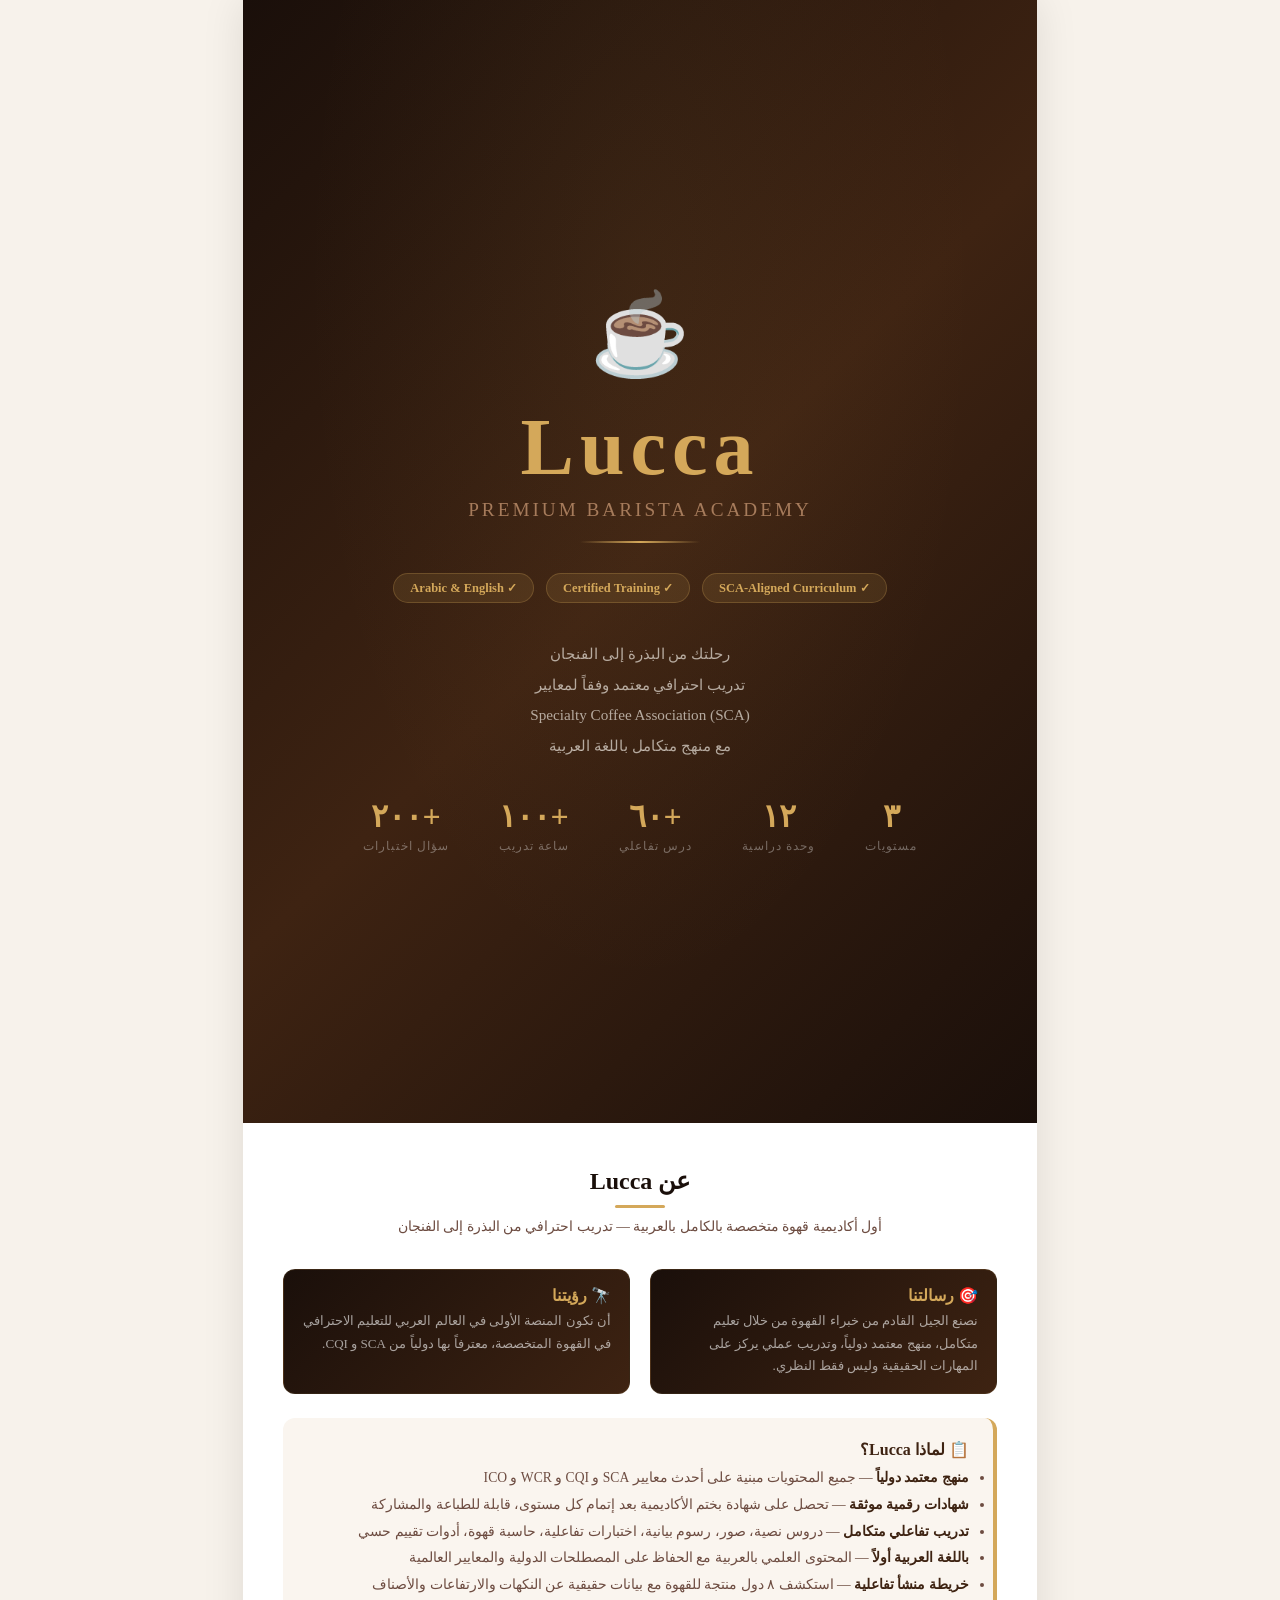
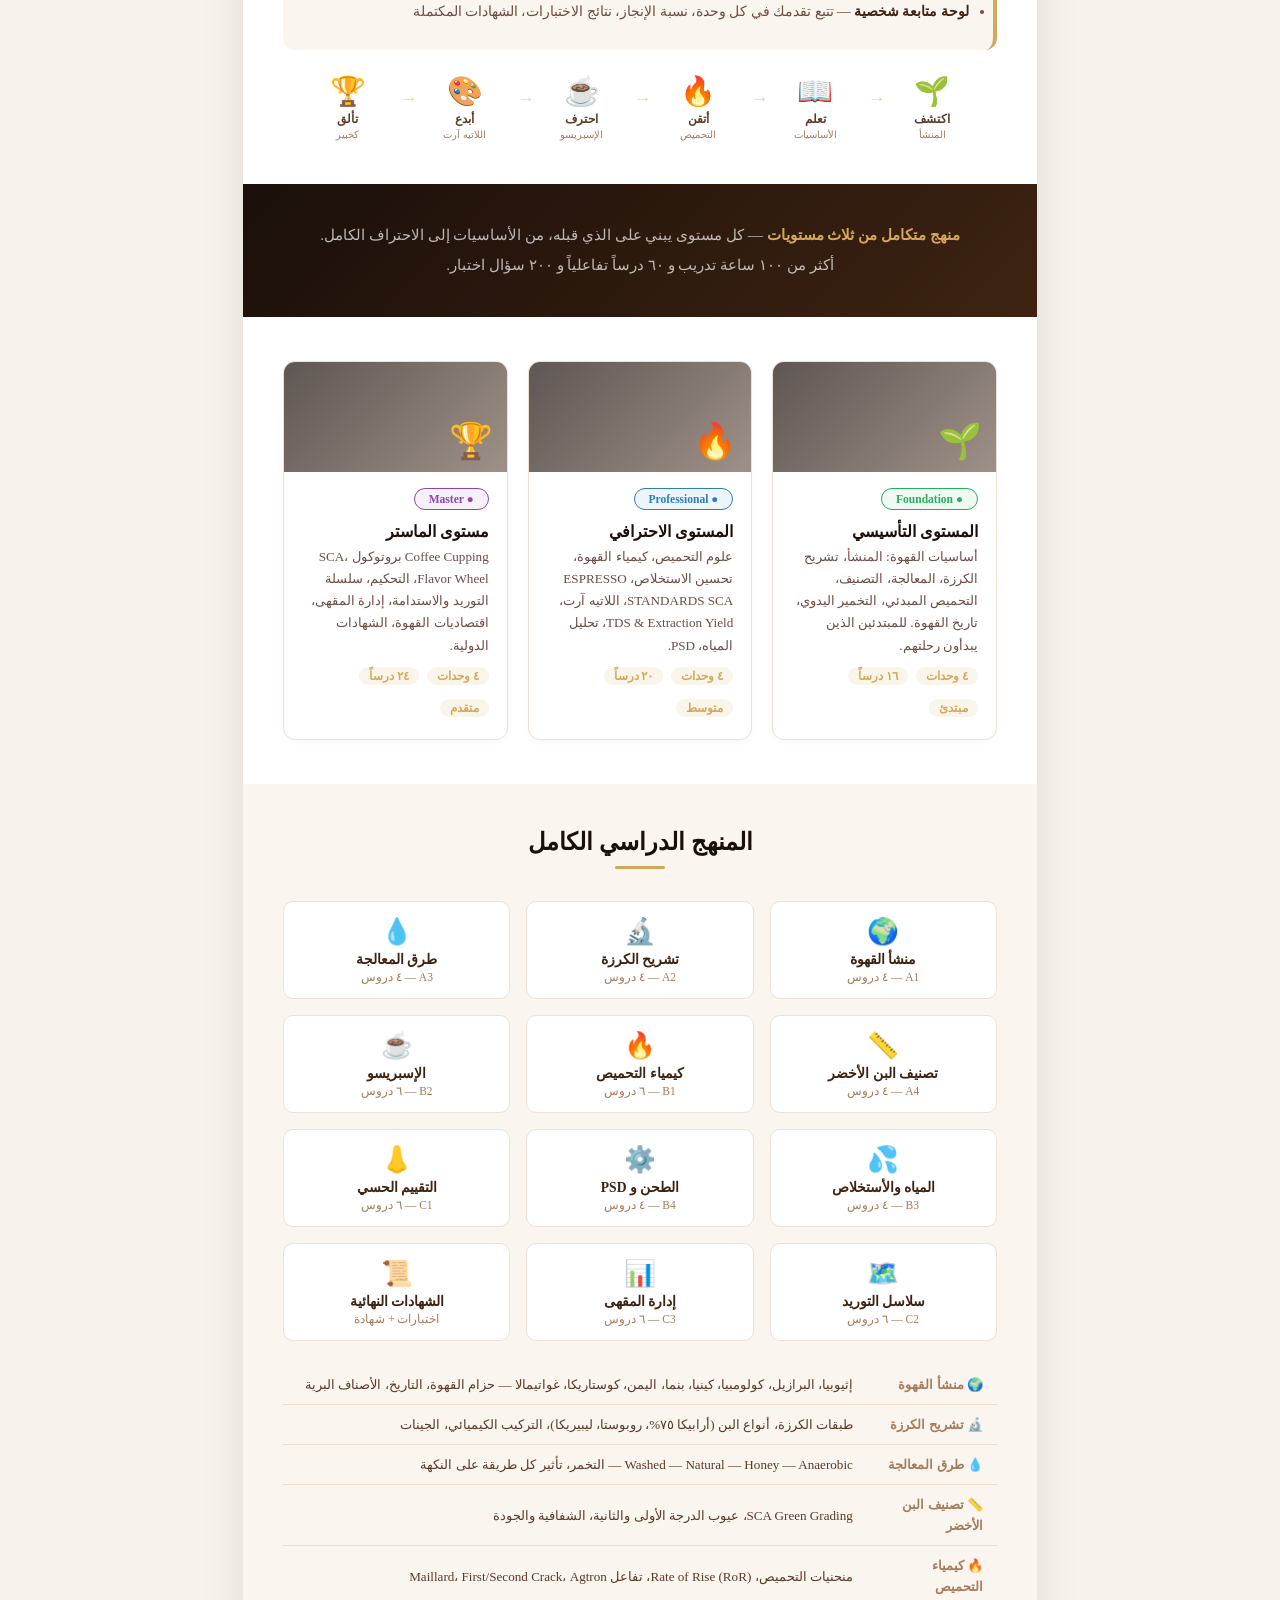
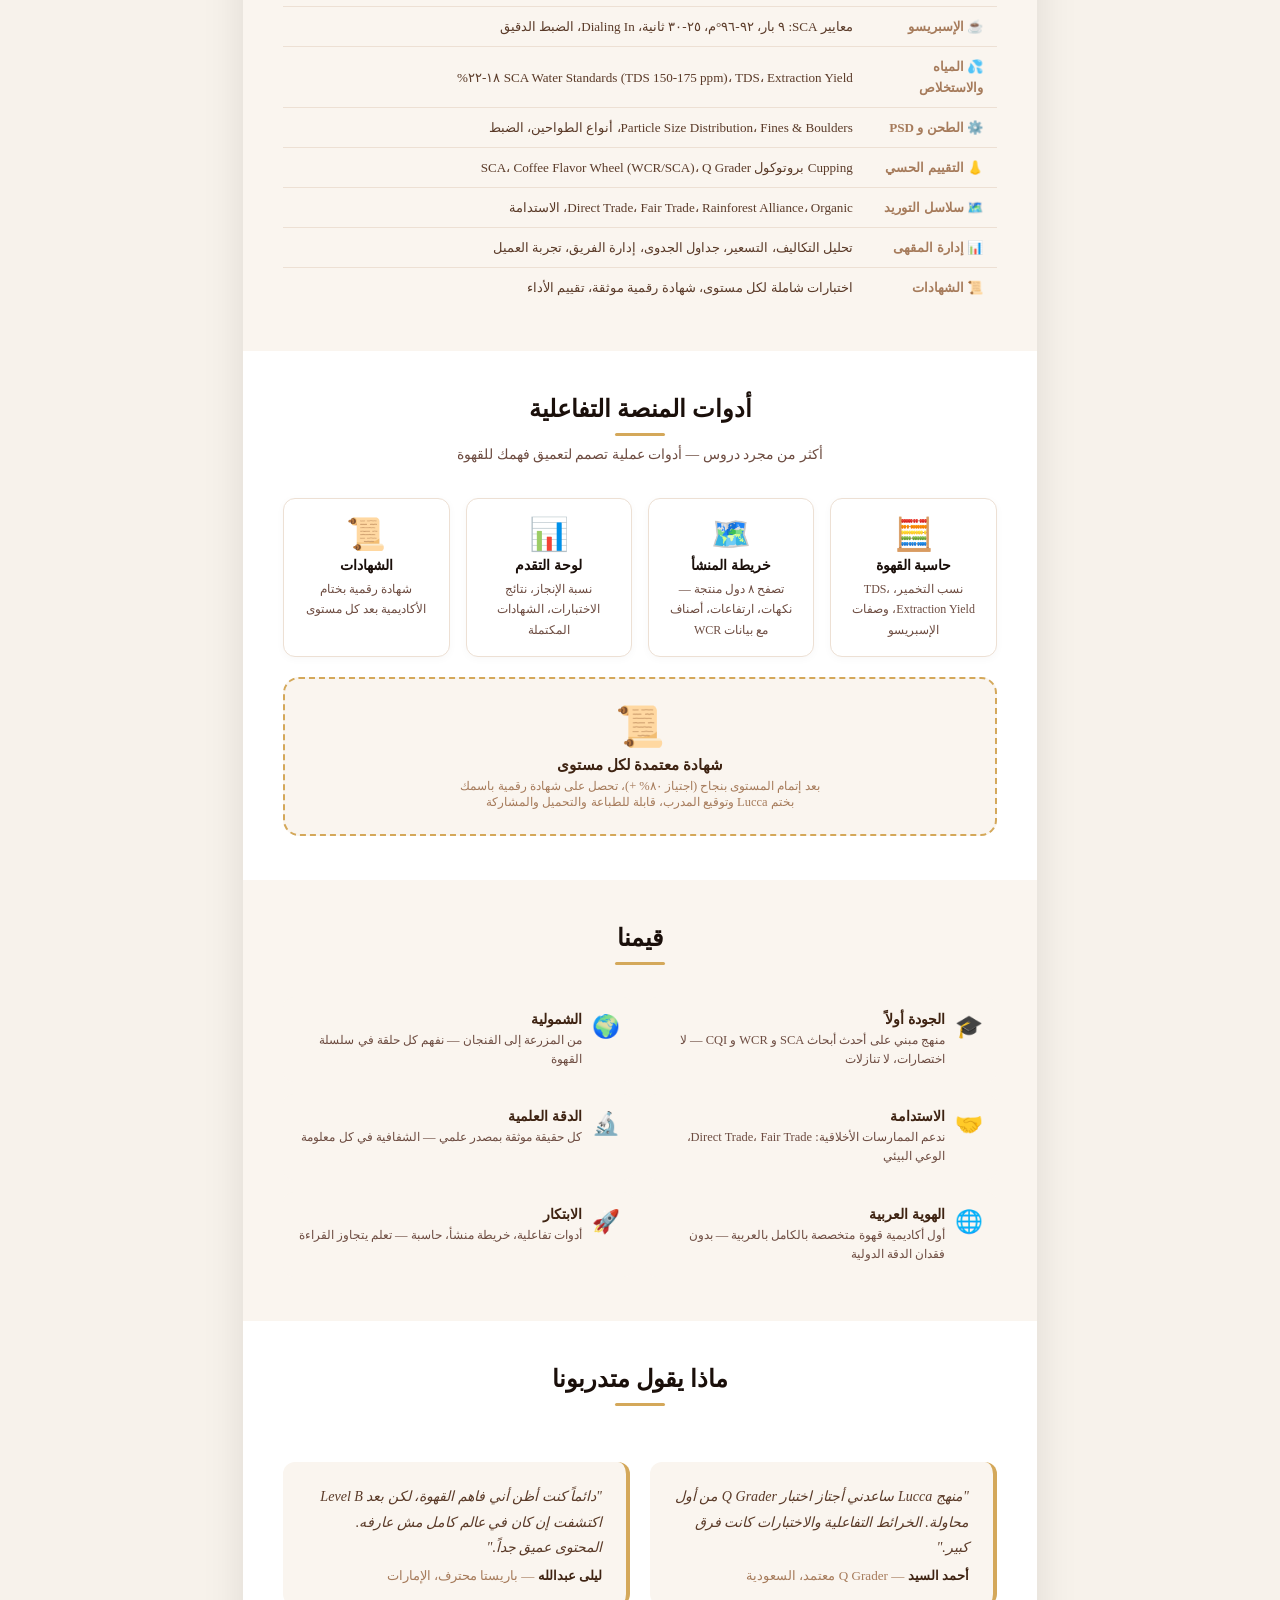
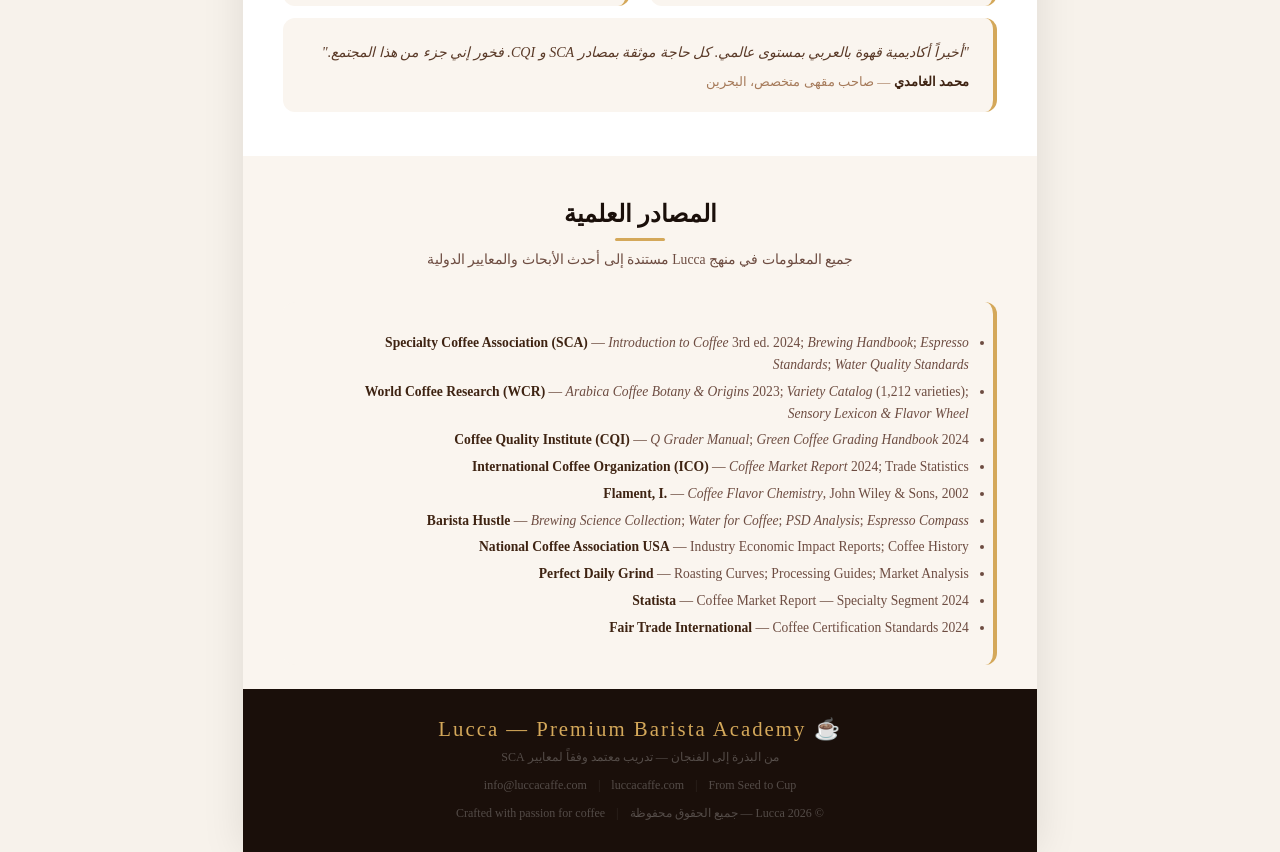
<file: brochure.html>
<!DOCTYPE html>
<html lang="ar" dir="rtl">
<head>
<meta charset="UTF-8">
<meta name="viewport" content="width=device-width, initial-scale=1.0">
<title>Lucca — البروشور التعريفي</title>
<style>
*{margin:0;padding:0;box-sizing:border-box}
body{font-family:'Amiri',Georgia,'Traditional Arabic',serif;background:#f7f2eb;color:#1a0f0a;padding:0;min-height:100vh}
.page{max-width:210mm;margin:0 auto;background:white;box-shadow:0 0 40px rgba(0,0,0,.1);position:relative;overflow:hidden}

/* Cover */
.cover{background:linear-gradient(135deg,#1a0f0a 0%,#3e2312 50%,#1a0f0a 100%);padding:70px 44px 50px;text-align:center;position:relative;overflow:hidden;min-height:297mm;display:flex;flex-direction:column;justify-content:center}
.cover::before{content:'';position:absolute;inset:0;background:radial-gradient(ellipse at 50% 25%,rgba(212,168,90,.06) 0%,transparent 60%);pointer-events:none}
.cover .emblem{font-size:5rem;margin-bottom:20px;position:relative}
.cover h1{color:#d4a85a;font-size:5rem;font-weight:700;letter-spacing:6px;margin-bottom:6px;position:relative;font-family:Georgia,'Times New Roman',serif}
.cover .subtitle{color:#a67b5b;font-size:1.2rem;letter-spacing:3px;margin-bottom:20px;position:relative;text-transform:uppercase}
.cover .divider{width:120px;height:2px;background:linear-gradient(90deg,transparent,#d4a85a,transparent);margin:0 auto 30px;position:relative}
.cover .tagline{color:rgba(247,242,235,.65);font-size:.95rem;line-height:2;max-width:440px;margin:0 auto 36px;position:relative}
.cover .badge-row{display:flex;justify-content:center;gap:12px;margin-bottom:36px;position:relative}
.cover .badge{display:inline-flex;align-items:center;gap:6px;background:rgba(212,168,90,.12);border:1px solid rgba(212,168,90,.25);padding:6px 16px;border-radius:20px;color:#d4a85a;font-size:.78rem;font-weight:600}
.cover .stats-row{display:flex;justify-content:center;gap:50px;position:relative;flex-wrap:wrap}
.cover .stat-item{text-align:center}
.cover .stat-item .num{color:#d4a85a;font-size:2rem;font-weight:700}
.cover .stat-item .lbl{color:rgba(255,255,255,.35);font-size:.75rem;margin-top:4px;letter-spacing:1px}

/* Section */
.section{padding:44px 40px}
.section-title{text-align:center;margin-bottom:32px}
.section-title h2{color:#1a0f0a;font-size:1.5rem;font-weight:700}
.section-title .bar{width:50px;height:3px;background:#d4a85a;margin:10px auto 8px;border-radius:2px}
.section-title p{color:#6d4c41;font-size:.85rem;max-width:520px;margin:0 auto;line-height:1.6}

/* Grid */
.grid-2{display:grid;grid-template-columns:1fr 1fr;gap:20px}
.grid-3{display:grid;grid-template-columns:1fr 1fr 1fr;gap:20px}
.grid-4{display:grid;grid-template-columns:1fr 1fr 1fr 1fr;gap:16px}

/* Cards */
.card{border-radius:12px;overflow:hidden;border:1px solid #ede0d4;transition:.3s}
.card-dark{background:linear-gradient(135deg,#1a0f0a,#3e2312);color:white;border-color:rgba(212,168,90,.12)}
.card-light{background:white;border-color:#ede0d4;box-shadow:0 2px 8px rgba(0,0,0,.03)}
.card .card-img{height:110px;background-size:cover;background-position:center;position:relative}
.card .card-img .ov{position:absolute;inset:0;background:linear-gradient(135deg,rgba(26,15,10,.7),rgba(62,35,18,.5))}
.card .card-img .ic{position:absolute;bottom:10px;right:14px;font-size:2.2rem}
.card .card-body{padding:16px 18px}
.card .card-body h3{font-size:1rem;margin-bottom:5px}
.card .card-body h3.gold{color:#d4a85a}
.card .card-body p{font-size:.82rem;line-height:1.7;color:#6d4c41}
.card .card-body p.light{color:rgba(255,255,255,.6)}
.card .card-body .tag{display:inline-block;background:rgba(212,168,90,.12);color:#d4a85a;padding:2px 10px;border-radius:10px;font-size:.72rem;margin-bottom:6px;font-weight:600}

/* Level badges */
.level-badge{display:inline-flex;align-items:center;gap:6px;padding:4px 14px;border-radius:20px;font-size:.72rem;font-weight:700;margin-bottom:6px}
.lb-f{background:rgba(39,174,96,.08);border:1px solid #27ae60;color:#27ae60}
.lb-p{background:rgba(41,128,185,.08);border:1px solid #2980b9;color:#2980b9}
.lb-m{background:rgba(142,68,173,.08);border:1px solid #8e44ad;color:#8e44ad}

/* Info box */
.info-box{background:#faf5ef;border-radius:12px;padding:22px 24px;margin-top:24px;border-right:4px solid #d4a85a}
.info-box h3{color:#3e2312;font-size:1rem;margin-bottom:8px}
.info-box p{color:#6d4c41;font-size:.85rem;line-height:1.8}
.info-box ul{margin:8px 0 0 20px}
.info-box ul li{color:#6d4c41;font-size:.85rem;margin-bottom:5px;line-height:1.6}
.info-box ul li strong{color:#3e2312}

/* Highlight bar */
.highlight{background:linear-gradient(135deg,#1a0f0a,#3e2312);padding:36px 40px;text-align:center}
.highlight p{color:rgba(255,255,255,.7);font-size:.95rem;line-height:2;max-width:650px;margin:0 auto}
.highlight strong{color:#d4a85a}

/* Table */
.qi{width:100%;border-collapse:collapse;margin-top:12px}
.qi td{padding:9px 14px;border-bottom:1px solid #ede0d4;font-size:.82rem;color:#5a3a28;line-height:1.6}
.qi td:first-child{color:#a67b5b;width:130px;font-weight:600}
.qi tr:last-child td{border-bottom:none}

/* Values */
.v-list{display:grid;grid-template-columns:1fr 1fr;gap:12px;margin-top:16px}
.v-item{display:flex;align-items:flex-start;gap:10px;padding:14px;background:#faf5ef;border-radius:10px}
.v-item .v-ic{font-size:1.4rem;flex-shrink:0;margin-top:2px}
.v-item .v-t{font-size:.9rem;font-weight:600;color:#3e2312}
.v-item .v-d{font-size:.78rem;color:#6d4c41;margin-top:3px;line-height:1.5}

/* Testimonial */
.test-box{background:#faf5ef;border-radius:12px;padding:22px 24px;border-right:4px solid #d4a85a;margin-top:24px}
.test-box .t-text{font-size:.88rem;color:#5a3a28;line-height:1.8;font-style:italic}
.test-box .t-author{font-size:.82rem;color:#a67b5b;margin-top:8px;font-style:normal}
.test-box .t-author strong{color:#3e2312}

/* Module list */
.m-list{display:grid;grid-template-columns:1fr 1fr 1fr;gap:16px;margin-top:20px}
.m-item{border-radius:10px;padding:14px;text-align:center;border:1px solid #ede0d4;background:white}
.m-item .m-ic{font-size:1.6rem;margin-bottom:4px}
.m-item .m-t{font-size:.85rem;font-weight:600;color:#3e2312}
.m-item .m-l{font-size:.72rem;color:#a67b5b;margin-top:2px}

/* Journey */
.journey{display:flex;align-items:flex-start;justify-content:space-between;gap:8px;margin-top:24px;padding:0 10px}
.j-step{flex:1;text-align:center;position:relative}
.j-step::after{content:'→';position:absolute;left:-10px;top:14px;color:#d4a85a;font-size:1.1rem;opacity:.5}
.j-step:last-child::after{display:none}
.j-step .j-ic{font-size:1.8rem;margin-bottom:4px}
.j-step .j-t{font-size:.72rem;color:#5a3a28;font-weight:600}
.j-step .j-d{font-size:.65rem;color:#a67b5b;margin-top:2px}

/* Footer */
.footer{background:#1a0f0a;padding:28px 40px;text-align:center}
.footer .fb-logo{font-size:1.3rem;color:#d4a85a;margin-bottom:6px;letter-spacing:2px}
.footer p{color:rgba(255,255,255,.25);font-size:.75rem;line-height:1.8}
.footer .sep{color:rgba(255,255,255,.1);margin:0 8px}

/* Full-width image strip */
.img-strip{width:100%;height:160px;background:linear-gradient(135deg,#1a0f0a,#3e2312);display:flex;align-items:center;justify-content:center;gap:20px;overflow:hidden}
.img-strip img{height:120px;width:auto;border-radius:8px;opacity:.85;transition:.3s}

/* Cert preview */
.cert-preview{background:#faf5ef;border:2px dashed #d4a85a;border-radius:16px;padding:24px;text-align:center;margin-top:20px}
.cert-preview .cp-icon{font-size:2.5rem;margin-bottom:6px}
.cert-preview .cp-t{color:#3e2312;font-size:.95rem;font-weight:600}
.cert-preview .cp-d{color:#a67b5b;font-size:.78rem;margin-top:4px}

/* Print */
@media print{body{background:white}.page{box-shadow:none;margin:0}.cover{min-height:100vh;page-break-after:always}.section{page-break-inside:avoid}.img-strip{page-break-inside:avoid}}
</style>
</head>
<body>

<div class="page">

<!-- ─── COVER ─── -->
<div class="cover">
  <div class="emblem">☕</div>
  <h1>Lucca</h1>
  <div class="subtitle">Premium Barista Academy</div>
  <div class="divider"></div>
  <div class="badge-row">
    <span class="badge">✓ SCA-Aligned Curriculum</span>
    <span class="badge">✓ Certified Training</span>
    <span class="badge">✓ Arabic &amp; English</span>
  </div>
  <div class="tagline">
    رحلتك من البذرة إلى الفنجان<br>
    تدريب احترافي معتمد وفقاً لمعايير<br>
    Specialty Coffee Association (SCA)<br>
    مع منهج متكامل باللغة العربية
  </div>
  <div class="stats-row">
    <div class="stat-item"><div class="num">٣</div><div class="lbl">مستويات</div></div>
    <div class="stat-item"><div class="num">١٢</div><div class="lbl">وحدة دراسية</div></div>
    <div class="stat-item"><div class="num">+٦٠</div><div class="lbl">درس تفاعلي</div></div>
    <div class="stat-item"><div class="num">+١٠٠</div><div class="lbl">ساعة تدريب</div></div>
    <div class="stat-item"><div class="num">+٢٠٠</div><div class="lbl">سؤال اختبارات</div></div>
  </div>
</div>

<!-- ─── ABOUT ─── -->
<div class="section">
  <div class="section-title">
    <h2>عن Lucca</h2>
    <div class="bar"></div>
    <p>أول أكاديمية قهوة متخصصة بالكامل بالعربية — تدريب احترافي من البذرة إلى الفنجان</p>
  </div>

  <div class="grid-2">
    <div class="card card-dark">
      <div class="card-body">
        <h3 class="gold">🎯 رسالتنا</h3>
        <p class="light">نصنع الجيل القادم من خبراء القهوة من خلال تعليم متكامل، منهج معتمد دولياً، وتدريب عملي يركز على المهارات الحقيقية وليس فقط النظري.</p>
      </div>
    </div>
    <div class="card card-dark">
      <div class="card-body">
        <h3 class="gold">🔭 رؤيتنا</h3>
        <p class="light">أن نكون المنصة الأولى في العالم العربي للتعليم الاحترافي في القهوة المتخصصة، معترفاً بها دولياً من SCA و CQI.</p>
      </div>
    </div>
  </div>

  <div class="info-box">
    <h3>📋 لماذا Lucca؟</h3>
    <ul>
      <li><strong>منهج معتمد دولياً</strong> — جميع المحتويات مبنية على أحدث معايير SCA و CQI و WCR و ICO</li>
      <li><strong>شهادات رقمية موثقة</strong> — تحصل على شهادة بختم الأكاديمية بعد إتمام كل مستوى، قابلة للطباعة والمشاركة</li>
      <li><strong>تدريب تفاعلي متكامل</strong> — دروس نصية، صور، رسوم بيانية، اختبارات تفاعلية، حاسبة قهوة، أدوات تقييم حسي</li>
      <li><strong>باللغة العربية أولاً</strong> — المحتوى العلمي بالعربية مع الحفاظ على المصطلحات الدولية والمعايير العالمية</li>
      <li><strong>خريطة منشأ تفاعلية</strong> — استكشف ٨ دول منتجة للقهوة مع بيانات حقيقية عن النكهات والارتفاعات والأصناف</li>
      <li><strong>لوحة متابعة شخصية</strong> — تتبع تقدمك في كل وحدة، نسبة الإنجاز، نتائج الاختبارات، الشهادات المكتملة</li>
    </ul>
  </div>

  <div class="journey">
    <div class="j-step"><div class="j-ic">🌱</div><div class="j-t">اكتشف</div><div class="j-d">المنشأ</div></div>
    <div class="j-step"><div class="j-ic">📖</div><div class="j-t">تعلم</div><div class="j-d">الأساسيات</div></div>
    <div class="j-step"><div class="j-ic">🔥</div><div class="j-t">أتقن</div><div class="j-d">التحميص</div></div>
    <div class="j-step"><div class="j-ic">☕</div><div class="j-t">احترف</div><div class="j-d">الإسبريسو</div></div>
    <div class="j-step"><div class="j-ic">🎨</div><div class="j-t">أبدع</div><div class="j-d">اللاتيه آرت</div></div>
    <div class="j-step"><div class="j-ic">🏆</div><div class="j-t">تألق</div><div class="j-d">كخبير</div></div>
  </div>
</div>

<!-- ─── LEVELS ─── -->
<div class="highlight">
  <p><strong>منهج متكامل من ثلاث مستويات</strong> — كل مستوى يبني على الذي قبله، من الأساسيات إلى الاحتراف الكامل. أكثر من ١٠٠ ساعة تدريب و ٦٠ درساً تفاعلياً و ٢٠٠ سؤال اختبار.</p>
</div>

<div class="section">
  <div class="grid-3">
    <div class="card card-light">
      <div class="card-img" style="background-image:url('https://images.unsplash.com/photo-1495474472287-4d71bcdd2085?w=300&q=80')">
        <div class="ov"></div>
        <div class="ic">🌱</div>
      </div>
      <div class="card-body">
        <span class="level-badge lb-f">● Foundation</span>
        <h3 style="margin-top:6px">المستوى التأسيسي</h3>
        <p>أساسيات القهوة: المنشأ، تشريح الكرزة، المعالجة، التصنيف، التحميص المبدئي، التخمير اليدوي، تاريخ القهوة. للمبتدئين الذين يبدأون رحلتهم.</p>
        <div style="margin-top:10px;display:flex;gap:8px;flex-wrap:wrap">
          <span class="tag">٤ وحدات</span>
          <span class="tag">١٦ درساً</span>
          <span class="tag">مبتدئ</span>
        </div>
      </div>
    </div>
    <div class="card card-light">
      <div class="card-img" style="background-image:url('https://images.unsplash.com/photo-1461023058943-07fcbe16d735?w=300&q=80')">
        <div class="ov"></div>
        <div class="ic">🔥</div>
      </div>
      <div class="card-body">
        <span class="level-badge lb-p">● Professional</span>
        <h3 style="margin-top:6px">المستوى الاحترافي</h3>
        <p>علوم التحميص، كيمياء القهوة، تحسين الاستخلاص، ESPRESSO STANDARDS SCA، اللاتيه آرت، TDS &amp; Extraction Yield، تحليل المياه، PSD.</p>
        <div style="margin-top:10px;display:flex;gap:8px;flex-wrap:wrap">
          <span class="tag">٤ وحدات</span>
          <span class="tag">٢٠ درساً</span>
          <span class="tag">متوسط</span>
        </div>
      </div>
    </div>
    <div class="card card-light">
      <div class="card-img" style="background-image:url('https://images.unsplash.com/photo-1501339847302-ac426a4a7cbb?w=300&q=80')">
        <div class="ov"></div>
        <div class="ic">🏆</div>
      </div>
      <div class="card-body">
        <span class="level-badge lb-m">● Master</span>
        <h3 style="margin-top:6px">مستوى الماستر</h3>
        <p>Coffee Cupping بروتوكول SCA، Flavor Wheel، التحكيم، سلسلة التوريد والاستدامة، إدارة المقهى، اقتصاديات القهوة، الشهادات الدولية.</p>
        <div style="margin-top:10px;display:flex;gap:8px;flex-wrap:wrap">
          <span class="tag">٤ وحدات</span>
          <span class="tag">٢٤ درساً</span>
          <span class="tag">متقدم</span>
        </div>
      </div>
    </div>
  </div>
</div>

<!-- ─── CURRICULUM ─── -->
<div class="section" style="background:#faf5ef">
  <div class="section-title">
    <h2>المنهج الدراسي الكامل</h2>
    <div class="bar"></div>
  </div>

  <div class="m-list">
    <div class="m-item"><div class="m-ic">🌍</div><div class="m-t">منشأ القهوة</div><div class="m-l">A1 — ٤ دروس</div></div>
    <div class="m-item"><div class="m-ic">🔬</div><div class="m-t">تشريح الكرزة</div><div class="m-l">A2 — ٤ دروس</div></div>
    <div class="m-item"><div class="m-ic">💧</div><div class="m-t">طرق المعالجة</div><div class="m-l">A3 — ٤ دروس</div></div>
    <div class="m-item"><div class="m-ic">📏</div><div class="m-t">تصنيف البن الأخضر</div><div class="m-l">A4 — ٤ دروس</div></div>
    <div class="m-item"><div class="m-ic">🔥</div><div class="m-t">كيمياء التحميص</div><div class="m-l">B1 — ٦ دروس</div></div>
    <div class="m-item"><div class="m-ic">☕</div><div class="m-t">الإسبريسو</div><div class="m-l">B2 — ٦ دروس</div></div>
    <div class="m-item"><div class="m-ic">💦</div><div class="m-t">المياه والأستخلاص</div><div class="m-l">B3 — ٤ دروس</div></div>
    <div class="m-item"><div class="m-ic">⚙️</div><div class="m-t">الطحن و PSD</div><div class="m-l">B4 — ٤ دروس</div></div>
    <div class="m-item"><div class="m-ic">👃</div><div class="m-t">التقييم الحسي</div><div class="m-l">C1 — ٦ دروس</div></div>
    <div class="m-item"><div class="m-ic">🗺️</div><div class="m-t">سلاسل التوريد</div><div class="m-l">C2 — ٦ دروس</div></div>
    <div class="m-item"><div class="m-ic">📊</div><div class="m-t">إدارة المقهى</div><div class="m-l">C3 — ٦ دروس</div></div>
    <div class="m-item"><div class="m-ic">📜</div><div class="m-t">الشهادات النهائية</div><div class="m-l">اختبارات + شهادة</div></div>
  </div>

  <table class="qi" style="margin-top:24px">
    <tr><td>🌍 منشأ القهوة</td><td>إثيوبيا، البرازيل، كولومبيا، كينيا، بنما، اليمن، كوستاريكا، غواتيمالا — حزام القهوة، التاريخ، الأصناف البرية</td></tr>
    <tr><td>🔬 تشريح الكرزة</td><td>طبقات الكرزة، أنواع البن (أرابيكا ٧٥%، روبوستا، ليبيريكا)، التركيب الكيميائي، الجينات</td></tr>
    <tr><td>💧 طرق المعالجة</td><td>Washed — Natural — Honey — Anaerobic — التخمر، تأثير كل طريقة على النكهة</td></tr>
    <tr><td>📏 تصنيف البن الأخضر</td><td>SCA Green Grading، عيوب الدرجة الأولى والثانية، الشفافية والجودة</td></tr>
    <tr><td>🔥 كيمياء التحميص</td><td>منحنيات التحميص، Rate of Rise (RoR)، تفاعل Maillard، First/Second Crack، Agtron</td></tr>
    <tr><td>☕ الإسبريسو</td><td>معايير SCA: ٩ بار، ٩٢-٩٦°م، ٢٥-٣٠ ثانية، Dialing In، الضبط الدقيق</td></tr>
    <tr><td>💦 المياه والاستخلاص</td><td>SCA Water Standards (TDS 150-175 ppm)، TDS، Extraction Yield ١٨-٢٢%</td></tr>
    <tr><td>⚙️ الطحن و PSD</td><td>Particle Size Distribution، Fines &amp; Boulders، أنواع الطواحين، الضبط</td></tr>
    <tr><td>👃 التقييم الحسي</td><td>Cupping بروتوكول SCA، Coffee Flavor Wheel (WCR/SCA)، Q Grader</td></tr>
    <tr><td>🗺️ سلاسل التوريد</td><td>Direct Trade، Fair Trade، Rainforest Alliance، Organic، الاستدامة</td></tr>
    <tr><td>📊 إدارة المقهى</td><td>تحليل التكاليف، التسعير، جداول الجدوى، إدارة الفريق، تجربة العميل</td></tr>
    <tr><td>📜 الشهادات</td><td>اختبارات شاملة لكل مستوى، شهادة رقمية موثقة، تقييم الأداء</td></tr>
  </table>
</div>

<!-- ─── TOOLS & FEATURES ─── -->
<div class="section">
  <div class="section-title">
    <h2>أدوات المنصة التفاعلية</h2>
    <div class="bar"></div>
    <p>أكثر من مجرد دروس — أدوات عملية تصمم لتعميق فهمك للقهوة</p>
  </div>
  <div class="grid-4">
    <div class="card card-light" style="text-align:center"><div class="card-body"><div style="font-size:2rem;margin-bottom:4px">🧮</div><h3 style="font-size:.9rem">حاسبة القهوة</h3><p style="font-size:.75rem">نسب التخمير، TDS، Extraction Yield، وصفات الإسبريسو</p></div></div>
    <div class="card card-light" style="text-align:center"><div class="card-body"><div style="font-size:2rem;margin-bottom:4px">🗺️</div><h3 style="font-size:.9rem">خريطة المنشأ</h3><p style="font-size:.75rem">تصفح ٨ دول منتجة — نكهات، ارتفاعات، أصناف مع بيانات WCR</p></div></div>
    <div class="card card-light" style="text-align:center"><div class="card-body"><div style="font-size:2rem;margin-bottom:4px">📊</div><h3 style="font-size:.9rem">لوحة التقدم</h3><p style="font-size:.75rem">نسبة الإنجاز، نتائج الاختبارات، الشهادات المكتملة</p></div></div>
    <div class="card card-light" style="text-align:center"><div class="card-body"><div style="font-size:2rem;margin-bottom:4px">📜</div><h3 style="font-size:.9rem">الشهادات</h3><p style="font-size:.75rem">شهادة رقمية بختام الأكاديمية بعد كل مستوى</p></div></div>
  </div>

  <div class="cert-preview">
    <div class="cp-icon">📜</div>
    <div class="cp-t">شهادة معتمدة لكل مستوى</div>
    <div class="cp-d">بعد إتمام المستوى بنجاح (اجتياز ٨٠% +)، تحصل على شهادة رقمية باسمك<br>بختم Lucca وتوقيع المدرب، قابلة للطباعة والتحميل والمشاركة</div>
  </div>
</div>

<!-- ─── VALUES ─── -->
<div class="section" style="background:#faf5ef">
  <div class="section-title">
    <h2>قيمنا</h2>
    <div class="bar"></div>
  </div>
  <div class="v-list">
    <div class="v-item"><div class="v-ic">🎓</div><div><div class="v-t">الجودة أولاً</div><div class="v-d">منهج مبني على أحدث أبحاث SCA و WCR و CQI — لا اختصارات، لا تنازلات</div></div></div>
    <div class="v-item"><div class="v-ic">🌍</div><div><div class="v-t">الشمولية</div><div class="v-d">من المزرعة إلى الفنجان — نفهم كل حلقة في سلسلة القهوة</div></div></div>
    <div class="v-item"><div class="v-ic">🤝</div><div><div class="v-t">الاستدامة</div><div class="v-d">ندعم الممارسات الأخلاقية: Direct Trade، Fair Trade، الوعي البيئي</div></div></div>
    <div class="v-item"><div class="v-ic">🔬</div><div><div class="v-t">الدقة العلمية</div><div class="v-d">كل حقيقة موثقة بمصدر علمي — الشفافية في كل معلومة</div></div></div>
    <div class="v-item"><div class="v-ic">🌐</div><div><div class="v-t">الهوية العربية</div><div class="v-d">أول أكاديمية قهوة متخصصة بالكامل بالعربية — بدون فقدان الدقة الدولية</div></div></div>
    <div class="v-item"><div class="v-ic">🚀</div><div><div class="v-t">الابتكار</div><div class="v-d">أدوات تفاعلية، خريطة منشأ، حاسبة — تعلم يتجاوز القراءة</div></div></div>
  </div>
</div>

<!-- ─── TESTIMONIAL ─── -->
<div class="section">
  <div class="section-title">
    <h2>ماذا يقول متدربونا</h2>
    <div class="bar"></div>
  </div>
  <div class="grid-2">
    <div class="test-box">
      <div class="t-text">"منهج Lucca ساعدني أجتاز اختبار Q Grader من أول محاولة. الخرائط التفاعلية والاختبارات كانت فرق كبير."</div>
      <div class="t-author"><strong>أحمد السيد</strong> — Q Grader معتمد، السعودية</div>
    </div>
    <div class="test-box">
      <div class="t-text">"دائماً كنت أظن أني فاهم القهوة، لكن بعد Level B اكتشفت إن كان في عالم كامل مش عارفه. المحتوى عميق جداً."</div>
      <div class="t-author"><strong>ليلى عبدالله</strong> — باريستا محترف، الإمارات</div>
    </div>
  </div>
  <div class="test-box" style="margin-top:12px">
    <div class="t-text">"أخيراً أكاديمية قهوة بالعربي بمستوى عالمي. كل حاجة موثقة بمصادر SCA و CQI. فخور إني جزء من هذا المجتمع."</div>
    <div class="t-author"><strong>محمد الغامدي</strong> — صاحب مقهى متخصص، البحرين</div>
  </div>
</div>

<!-- ─── SOURCES ─── -->
<div class="section" style="background:#faf5ef;padding-bottom:24px">
  <div class="section-title">
    <h2>المصادر العلمية</h2>
    <div class="bar"></div>
    <p>جميع المعلومات في منهج Lucca مستندة إلى أحدث الأبحاث والمعايير الدولية</p>
  </div>
  <div class="info-box">
    <ul>
      <li><strong>Specialty Coffee Association (SCA)</strong> — <em>Introduction to Coffee</em> 3rd ed. 2024; <em>Brewing Handbook</em>; <em>Espresso Standards</em>; <em>Water Quality Standards</em></li>
      <li><strong>World Coffee Research (WCR)</strong> — <em>Arabica Coffee Botany &amp; Origins</em> 2023; <em>Variety Catalog</em> (1,212 varieties); <em>Sensory Lexicon &amp; Flavor Wheel</em></li>
      <li><strong>Coffee Quality Institute (CQI)</strong> — <em>Q Grader Manual</em>; <em>Green Coffee Grading Handbook</em> 2024</li>
      <li><strong>International Coffee Organization (ICO)</strong> — <em>Coffee Market Report</em> 2024; Trade Statistics</li>
      <li><strong>Flament, I.</strong> — <em>Coffee Flavor Chemistry</em>, John Wiley &amp; Sons, 2002</li>
      <li><strong>Barista Hustle</strong> — <em>Brewing Science Collection</em>; <em>Water for Coffee</em>; <em>PSD Analysis</em>; <em>Espresso Compass</em></li>
      <li><strong>National Coffee Association USA</strong> — Industry Economic Impact Reports; Coffee History</li>
      <li><strong>Perfect Daily Grind</strong> — Roasting Curves; Processing Guides; Market Analysis</li>
      <li><strong>Statista</strong> — Coffee Market Report — Specialty Segment 2024</li>
      <li><strong>Fair Trade International</strong> — Coffee Certification Standards 2024</li>
    </ul>
  </div>
</div>

<!-- ─── FOOTER ─── -->
<div class="footer">
  <div class="fb-logo">☕ Lucca — Premium Barista Academy</div>
  <p>من البذرة إلى الفنجان — تدريب معتمد وفقاً لمعايير SCA</p>
  <p style="margin-top:6px">info@luccacaffe.com <span class="sep">|</span> luccacaffe.com <span class="sep">|</span> From Seed to Cup</p>
  <p style="margin-top:6px">© 2026 Lucca — جميع الحقوق محفوظة <span class="sep">|</span> Crafted with passion for coffee</p>
</div>

</div>

</body>
</html>
</file>
